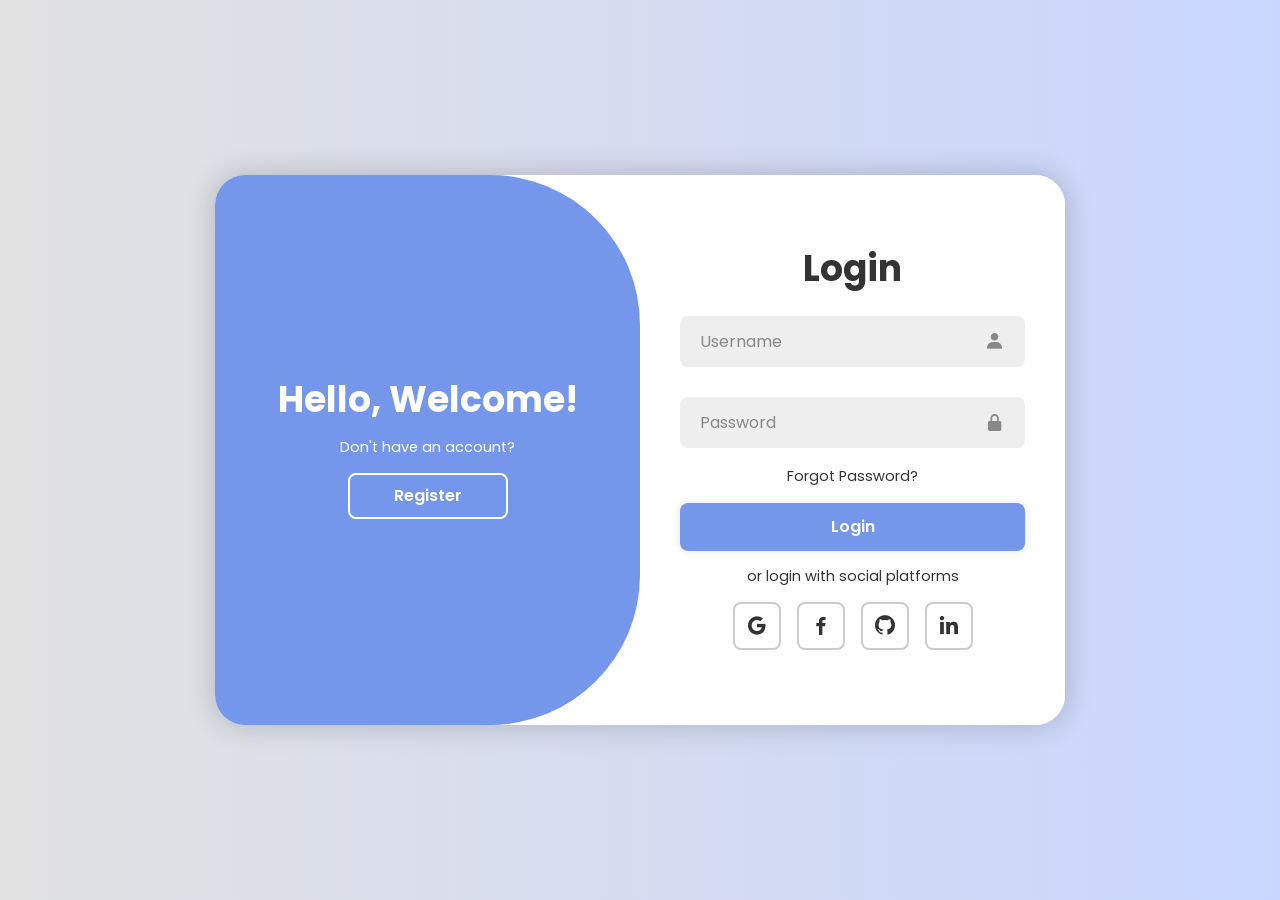
<file: Accountant Software/html.files/login.html>
<!DOCTYPE html>
<html land="en">

      <head>
            <meta charset="UTF-8">
            <meta http-equiv="X-UA-Compatible" content="IE-edge">
            <meta name="viewport" content="width=device-width, initial-sale=1.0">
            <title>Muhasaba Accounting Software</title>
            <link href='https://unpkg.com/boxicons@2.1.4/css/boxicons.min.css' rel='stylesheet'>
            <link rel="stylesheet" href="../css.files/loginStyle.css">
      </head>

      <body>

            <div class="container">
                  <div class="form-box login">
                        <form action="">
                              <h1>Login</h1>
                              <div class="input-box">
                                    <input type="text" placeholder="Username" 
                                    required>
                                    <i class='bx bxs-user'></i>
                              </div>
                              <div class="input-box">
                                    <input type="password" placeholder="Password" 
                                    required>
                                    <i class='bx bxs-lock-alt' ></i>
                              </div>
                              <div class="forgot-link">
                                    <a href="#">Forgot Password?</a>
                              </div>
                              <button type="submit" class="btn" onclick="validate()">Login</button>

                              <div>
                                    <p id="length"></p>
                              </div>
                              
                              <p>or login with social platforms</p>
                              <div class="social-icons">
                                    <a href="#"><i class='bx bxl-google'></i></a>
                                    <a href="#"><i class='bx bxl-facebook'></i></a>
                                    <a href="#"><i class='bx bxl-github'></i></a>
                                    <a href="#"><i class='bx bxl-linkedin'></i></a>
                              </div>
                        </form>
                  </div>

                  <div class="form-box register">
                        <form action="">
                              <h1>Registration</h1>
                              <div class="input-box">
                                    <input type="text" placeholder="Username" 
                                    required>
                                    <i class='bx bxs-user'></i>
                              </div>
                              <div class="input-box">
                                    <input type="email" placeholder="Email" 
                                    required>
                                    <i class='bx bxs-envelope' ></i>
                              </div>
                              <div class="input-box">
                                    <input type="password" placeholder="Password" 
                                    required>
                                    <i class='bx bxs-lock-alt' ></i>
                              </div>
                              <button type="submit" class="btn">Register</button>
                              <p>or register with social platforms</p>
                              <div class="social-icons">
                                    <a href="#"><i class='bx bxl-google'></i></a>
                                    <a href="#"><i class='bx bxl-facebook'></i></a>
                                    <a href="#"><i class='bx bxl-github'></i></a>
                                    <a href="#"><i class='bx bxl-linkedin'></i></a>
                              </div>
                        </form>
                  </div>

                  <div class="toggle-box">
                        <div class="toggle-panel toggle-left">
                              <h1>Hello, Welcome!</h1>
                              <p>Don't have an account?</p>
                              <button class="btn register-btn">Register</button>
                        </div>
                        <div class="toggle-panel toggle-right">
                              <h1>Welcome Back!</h1>
                              <p>Already have an account?</p>
                              <button class="btn login-btn">Login</button>
                        </div>
                  </div>
            </div>
            

            <script src="../js.files/login.js"></script>
      </body>
</html>
</file>
<file: Accountant Software/css.files/loginStyle.css>
@import url('https://fonts.googleapis.com/css2?family=Poppins:ital,wght@0,300;0,400;0,500;0,600;0,700;0,800;0,900;1,100;1,200;1,300;1,400;1,500;1,600;1,700;1,800;1,900&display=swap');

* {
      margin: 0;
      padding: 0;
      box-sizing: border-box;
      font-family: 'Poppins', sans-serif;
}

body {
      display: flex;
      justify-content: center;
      align-items: center;
      min-height: 100vh;
      background: linear-gradient(90deg, #e2e2e2, #c9d6ff);
}

.container{
      position: relative;
      width: 850Px;
      height: 550px;
      background: #fff;
      border-radius: 30px;
      box-shadow: 0 0 30px rgba(0, 0, 0, 0.2);
      margin: 20px;
      overflow: hidden;
}

.form-box {
      position: absolute;
      right: 0;
      width: 50%;
      height: 100%;
      background: #fff;
      display: flex;
      align-items: center;
      color: #333;
      text-align: center;
      padding: 40px;
      z-index: 1;
      transition: 0.6s ease-in-out 1.2s, visibility 0s 1s;
}

.container.active .form-box {
      right: 50%;
}

.form-box.register {
      visibility: hidden;
}

.container.active .form-box.register{
      visibility: visible;
}

form {
      width: 100%;
}

.container h1{
      font-size: 36px;
      margin: -10px 0;
}
.input-box {
      position: relative;
      margin: 30px 0;
}

.input-box input {
      width: 100%;
      padding: 13px 50px 13px 20px;
      background: #eee;
      border-radius: 8px;
      border: none;
      outline: none;
      font-size: 16px;
      color: #333;
      font-weight: 500;
}

.input-box input::placeholder{
      color: #888;
      font-weight: 400;
}

.input-box i {
      position: absolute;
      right: 20px;
      top: 50%;
      transform: translateY(-50%);
      font-size: 20px;
      color: #888;
}

.forgot-link {
      margin: -15px 0 15px;
}

.forgot-link a {
      font-size: 14.5px;
      color: #333;
      text-decoration: none;
}

.btn {
      width: 100%;
      height: 48px;
      background: #7497ec;
      border-radius: 8px;
      box-shadow: 0 0 10px rgba(0, 0, 0, 0.1);
      border: none;
      cursor: none;
      font-size: 16px;
      color: #fff;
      font-weight: 600;
}

.container p {
      font-size: 14.5px;
      margin: 15px 0;
}

.social-icons {
      display: flex;
      justify-content: center;
}

.social-icons a {
      display: inline-flex;
      padding: 10px;
      border: 2px solid #ccc;
      border-radius: 8px;
      font-size: 24px;
      color: #333;
      text-decoration: none;
      margin: 0 8px;
}

.toggle-box {
      position: absolute;
      width: 100%;
      height: 100%;
}

.toggle-box::before{
      content: '';
      position: absolute;
      left: -250%;
      width: 300%;
      height: 100%;
      background: #7497ec;
      border-radius: 150px;
      z-index: 2;
      transition: 1.8s ease-in-out;
}

.container.active .toggle-box::before{
      left: 50%;
}

.toggle-panel {
      position: absolute;
      width: 50%;
      height: 100%;
      color: #fff;
      display: flex;
      flex-direction: column;
      justify-content: center;
      align-items: center;
      z-index: 2;
      transition: 0.6s ease-in-out;
}

.toggle-panel.toggle-left{
      left: 0;
}
.container.active .toggle-panel.toggle-left{
      left: -50%;
      transition-delay: 0.6s;
}

.toggle-panel.toggle-right{
      right: -50%;
      transition-delay: 0.6s;
}

.container.active .toggle-panel.toggle-right{
      right: 0;
      transition-delay: 1.2s;
}

.toggle-panel p {
      margin-top: 20px;
}

.toggle-panel .btn{
      width: 160px;
      height: 46px;
      background: transparent;
      border: 2px solid #fff;
      box-shadow: none;
      
}

@media screen and (max-width: 650px) {
      .container {
            height: calc(100vh -40px);
      }

      .form-box{
            bottom: 0;
            width: 100%;
            height: 70%;
      }

      .container.active .form-box{
            right: 0;
            bottom: 30%;
      }
      .toggle-box::before{
            left: 0;
            top: -270%;
            width: 100%;
            height: 300%;
            border-radius: 20vw;
      }

      .container.active .toggle-box::before{
            left: 0;
            top: 70%;
      }
      .toggle-panel{
            width: 100%;
            height: 30%;
      }
      .toggle-panel.toggle-left{
            top: 0;
      }
      .container.active .toggle-panel.toggle-left{
            left: 0;
            top: -30%;
      }

      .toggle-panel.toggle-right{
            right: 0;
            bottom: -30%;
      }

      .container.active .toggle-panel.toggle-right{
            bottom: 0;
      }
}

@media screen and (max-width: 400px) {
      .form-box{
            padding: 20px;
      }
      .toggle-panel h1{
            font-size: 30px;
      }
}
</file>
